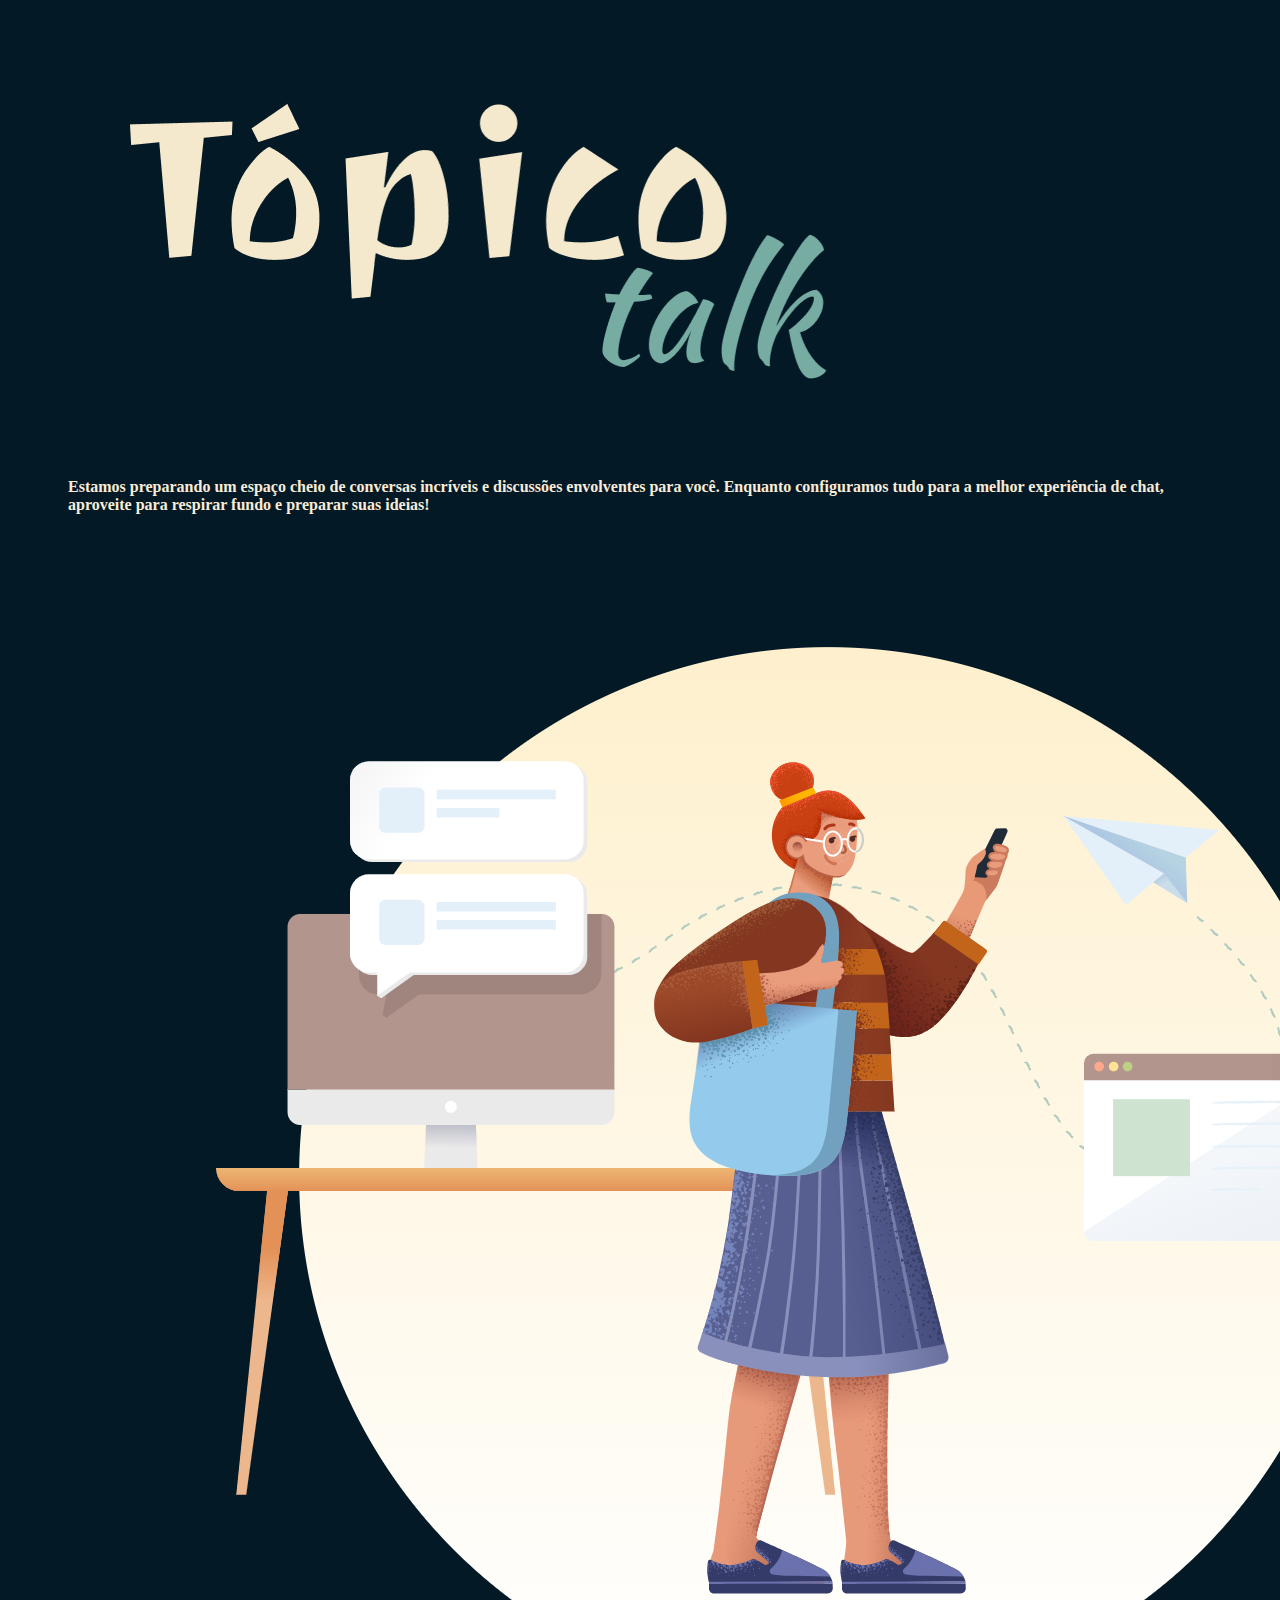
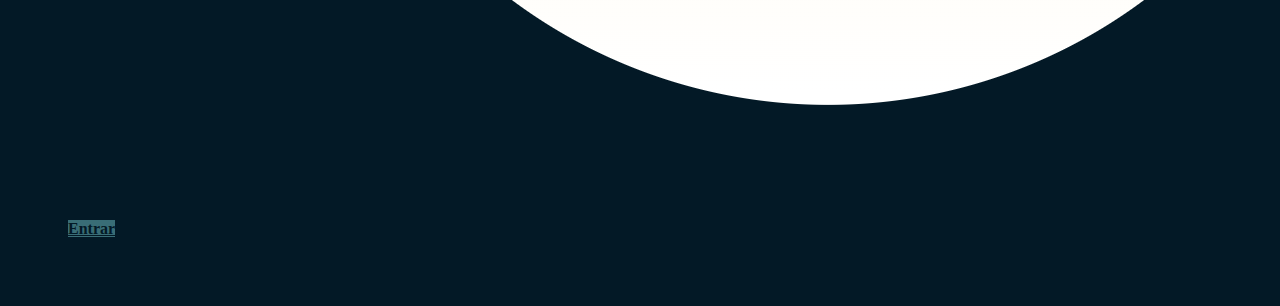
<file: index.html>
<!DOCTYPE html>
<html lang="pt-br">
  <head>
    <meta charset="UTF-8" />
    <meta name="viewport" content="width=device-width, initial-scale=1.0" />
    <title>Tópico Talk</title>
    <link
      href="https://cdn.jsdelivr.net/npm/bootstrap@5.0.2/dist/css/bootstrap.min.css"
      rel="stylesheet"
      integrity="sha384-EVSTQN3/azprG1Anm3QDgpJLIm9Nao0Yz1ztcQTwFspd3yD65VohhpuuCOmLASjC"
      crossorigin="anonymous"
    />
    <link rel="stylesheet" href="css/style.css" />
  </head>

  <body id="carregamento">
    <div class="container">
      <div class="row">
        <div class="col-lg-6 col-sm-12">
          <img
            src="imagens/logo.png"
            class="img-fluid"
            style="margin-bottom: 40px"
          />
          <h4>
            Estamos preparando um espaço cheio de conversas incríveis e
            discussões envolventes para você. Enquanto configuramos tudo para a
            melhor experiência de chat, aproveite para respirar fundo e preparar
            suas ideias!
          </h4>
        </div>

        <div class="col-lg-6 col-sm-12">
          <img src="imagens/sapiens.png" class="img-fluid" id="sapiens" />
        </div>
      </div>
      <div class="d-grid gap-2">
        <a href="nick.html" class="btn btn-entrada">Entrar</a>
      </div>
    </div>

    <script
      src="https://cdn.jsdelivr.net/npm/bootstrap@5.0.2/dist/js/bootstrap.bundle.min.js"
      integrity="sha384-MrcW6ZMFYlzcLA8Nl+NtUVF0sA7MsXsP1UyJoMp4YLEuNSfAP+JcXn/tWtIaxVXM"
      crossorigin="anonymous"
    ></script>
  </body>
</html>
</file>
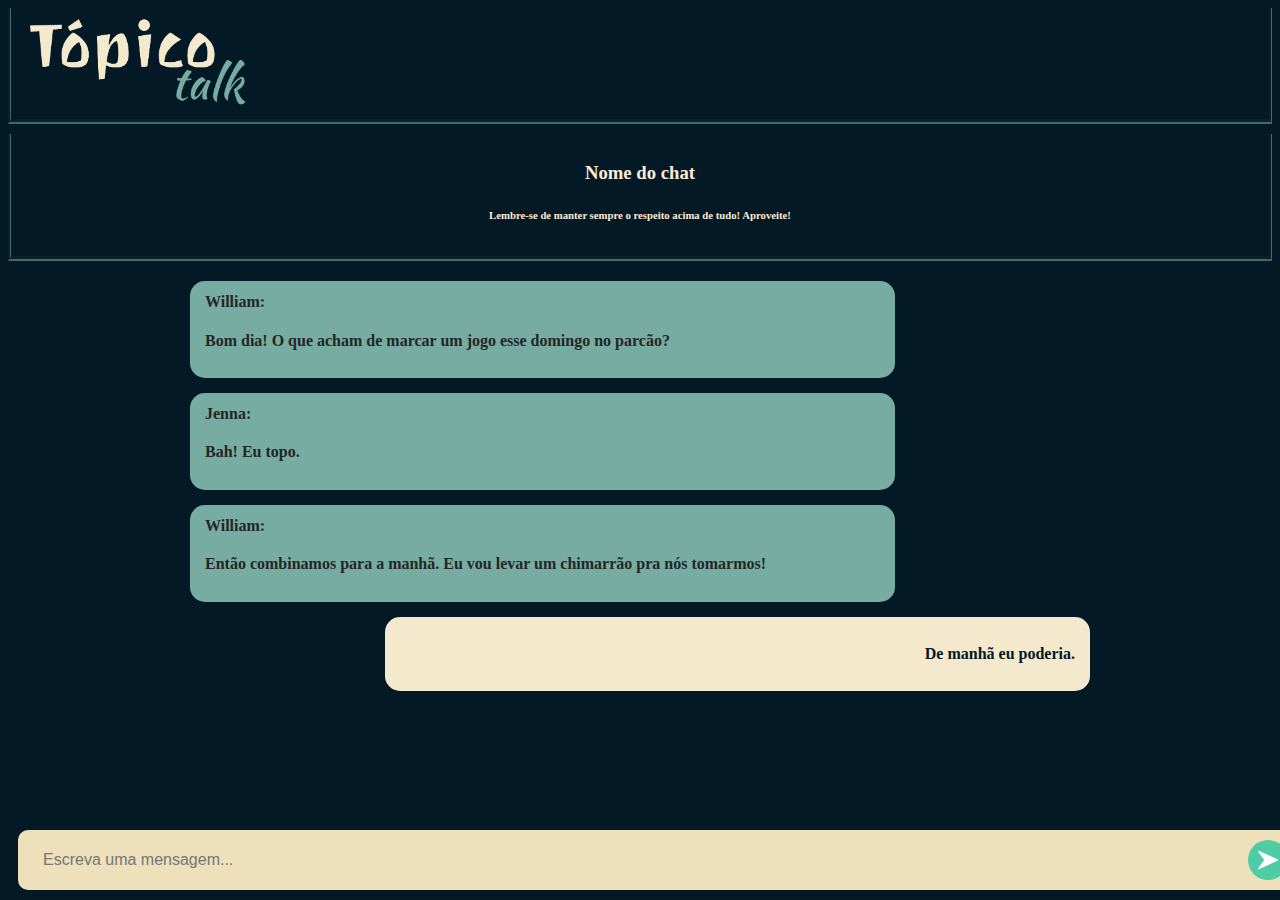
<file: chat.html>
<!DOCTYPE html>
<html lang="pt-br">
  <head>
    <meta charset="UTF-8" />
    <meta name="viewport" content="width=device-width, initial-scale=1.0" />
    <title>Tópico Talk - Vôlei</title>
    <link
      href="https://cdn.jsdelivr.net/npm/bootstrap@5.0.2/dist/css/bootstrap.min.css"
      rel="stylesheet"
      integrity="sha384-EVSTQN3/azprG1Anm3QDgpJLIm9Nao0Yz1ztcQTwFspd3yD65VohhpuuCOmLASjC"
      crossorigin="anonymous"
    />
    <link rel="stylesheet" href="css/style.css" />
  </head>

  <body id="nick">
    <nav class="navbar borda-header">
      <div class="container">
        <a class="navbar-brand" href="salas.html">
          <img src="imagens/logo.png" width="20%" />
        </a>
      </div>
    </nav>

    <header>
      <div class="row row-margin">
        <div class="col-12 anuncio">
          <h3>Nome do chat</h3>
          <h6>
            Lembre-se de manter sempre o respeito acima de tudo! Aproveite!
          </h6>
        </div>
      </div>
    </header>

    <main class="chat-container">
      <div class="chat-bubble chat-bubble-left">
        <strong>William:</strong>
        <p>Bom dia! O que acham de marcar um jogo esse domingo no parcão?</p>
      </div>
      <div class="chat-bubble chat-bubble-left">
        <strong>Jenna:</strong>
        <p>Bah! Eu topo.</p>
      </div>
      <div class="chat-bubble chat-bubble-left">
        <strong>William:</strong>
        <p>
          Então combinamos para a manhã. Eu vou levar um chimarrão pra nós
          tomarmos!
        </p>
      </div>
      <div class="chat-bubble chat-bubble-right">
        <p>De manhã eu poderia.</p>
      </div>
    </main>

    <footer class="chat-footer">
      <div class="input-group">
        <input
          type="text"
          class="form-control"
          placeholder="Escreva uma mensagem..."
        />
        <button class="btn btn-send" type="button">
          <img src="imagens/seta-direita.png" alt="Enviar" />
        </button>
      </div>
    </footer>

    <script
      src="https://cdn.jsdelivr.net/npm/bootstrap@5.0.2/dist/js/bootstrap.bundle.min.js"
      integrity="sha384-MrcW6ZMFYlzcLA8Nl+NtUVF0sA7MsXsP1UyJoMp4YLEuNSfAP+JcXn/tWtIaxVXM"
      crossorigin="anonymous"
    ></script>
  </body>
</html>
</file>
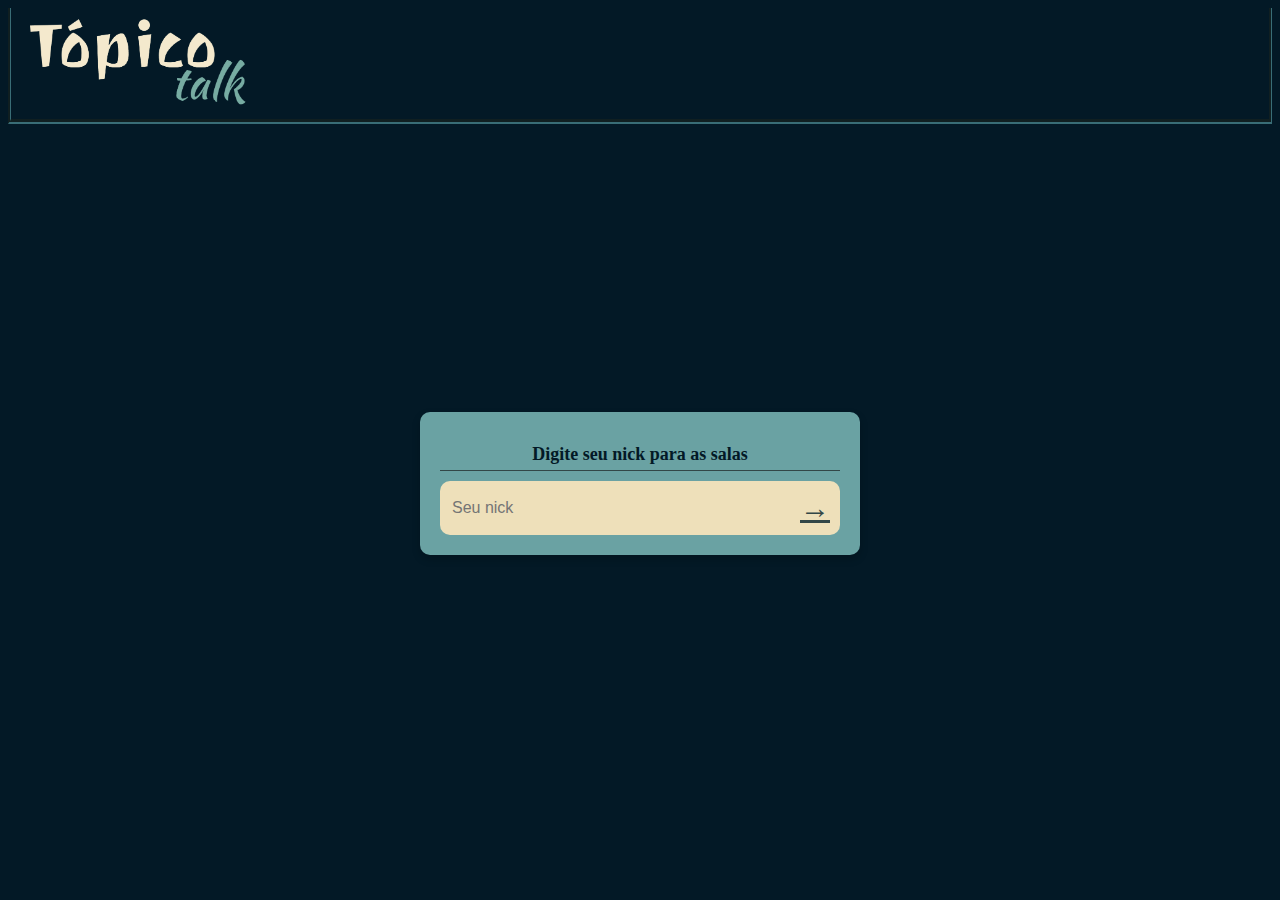
<file: nick.html>
<!DOCTYPE html>
<html lang="pt-br">
  <head>
    <meta charset="UTF-8" />
    <meta name="viewport" content="width=device-width, initial-scale=1.0" />
    <title>Tópico Talk</title>
    <link
      href="https://cdn.jsdelivr.net/npm/bootstrap@5.0.2/dist/css/bootstrap.min.css"
      rel="stylesheet"
      integrity="sha384-EVSTQN3/azprG1Anm3QDgpJLIm9Nao0Yz1ztcQTwFspd3yD65VohhpuuCOmLASjC"
      crossorigin="anonymous"
    />
    <link rel="stylesheet" href="css/style.css" />
  </head>

  <body id="nick">
    <nav class="navbar borda-header">
      <div class="container">
        <a class="navbar-brand" href="index.html">
          <img src="imagens/logo.png" width="20%" />
        </a>
      </div>
    </nav>

    <div id="bordas-nick">
      <div class="container-nick">
        <h1>Digite seu nick para as salas</h1>
        <div class="input-group">
          <input type="text" placeholder="Seu nick" />
          <a href="salas.html" type="submit">&#8594;</a>
        </div>
      </div>
    </div>

    <script
      src="https://cdn.jsdelivr.net/npm/bootstrap@5.0.2/dist/js/bootstrap.bundle.min.js"
      integrity="sha384-MrcW6ZMFYlzcLA8Nl+NtUVF0sA7MsXsP1UyJoMp4YLEuNSfAP+JcXn/tWtIaxVXM"
      crossorigin="anonymous"
    ></script>
  </body>
</html>
</file>
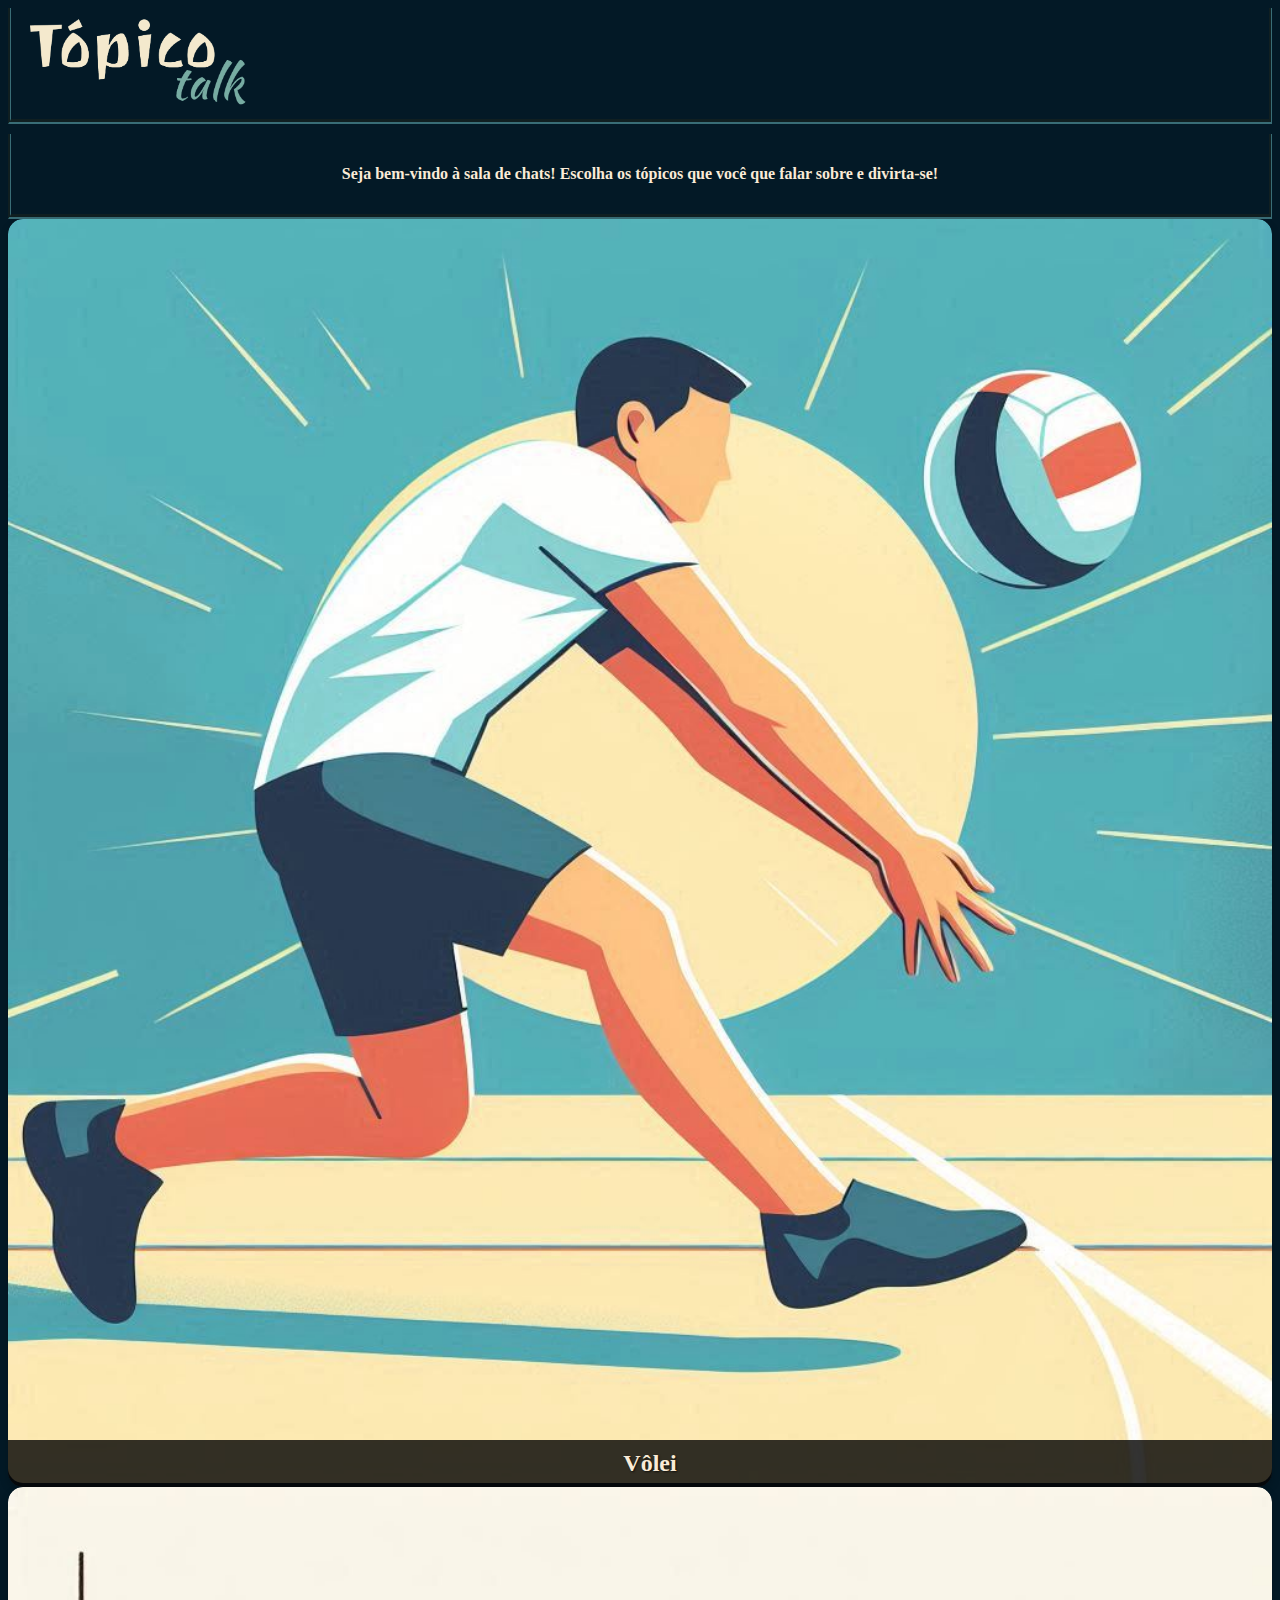
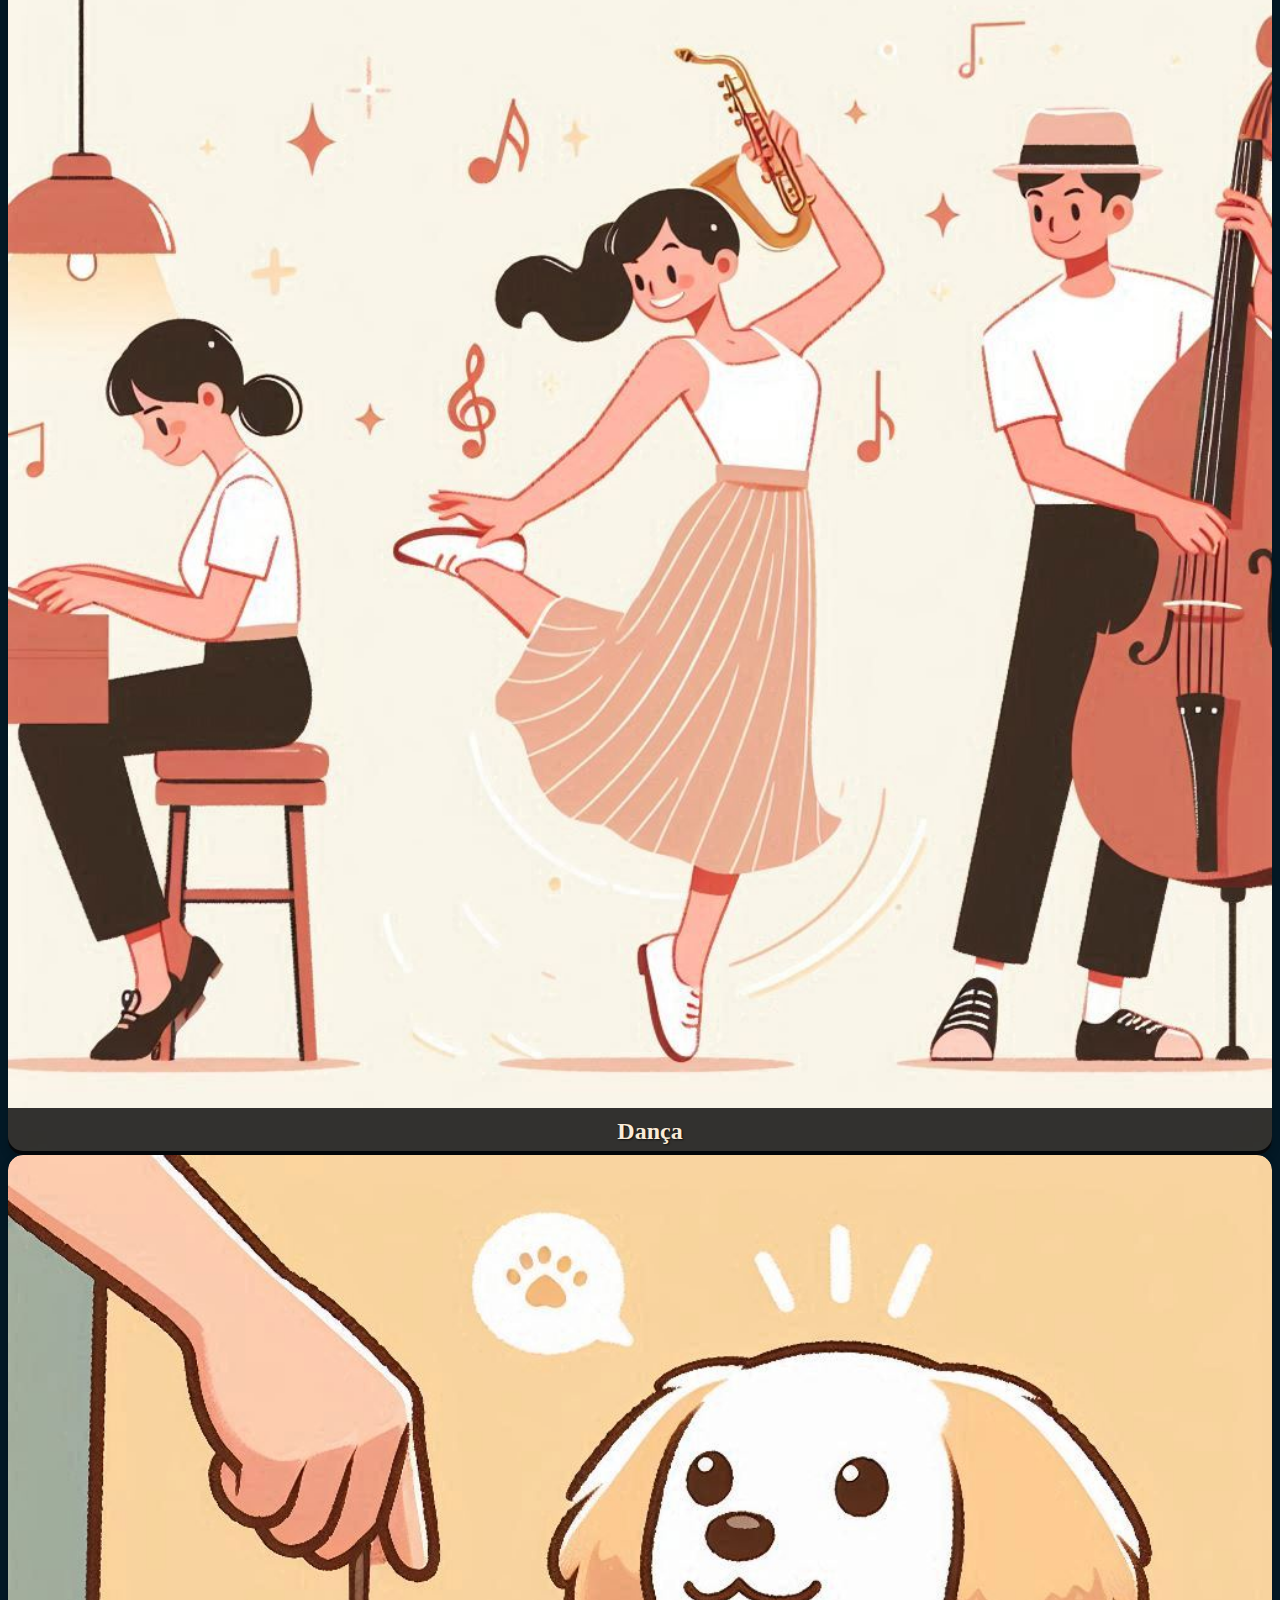
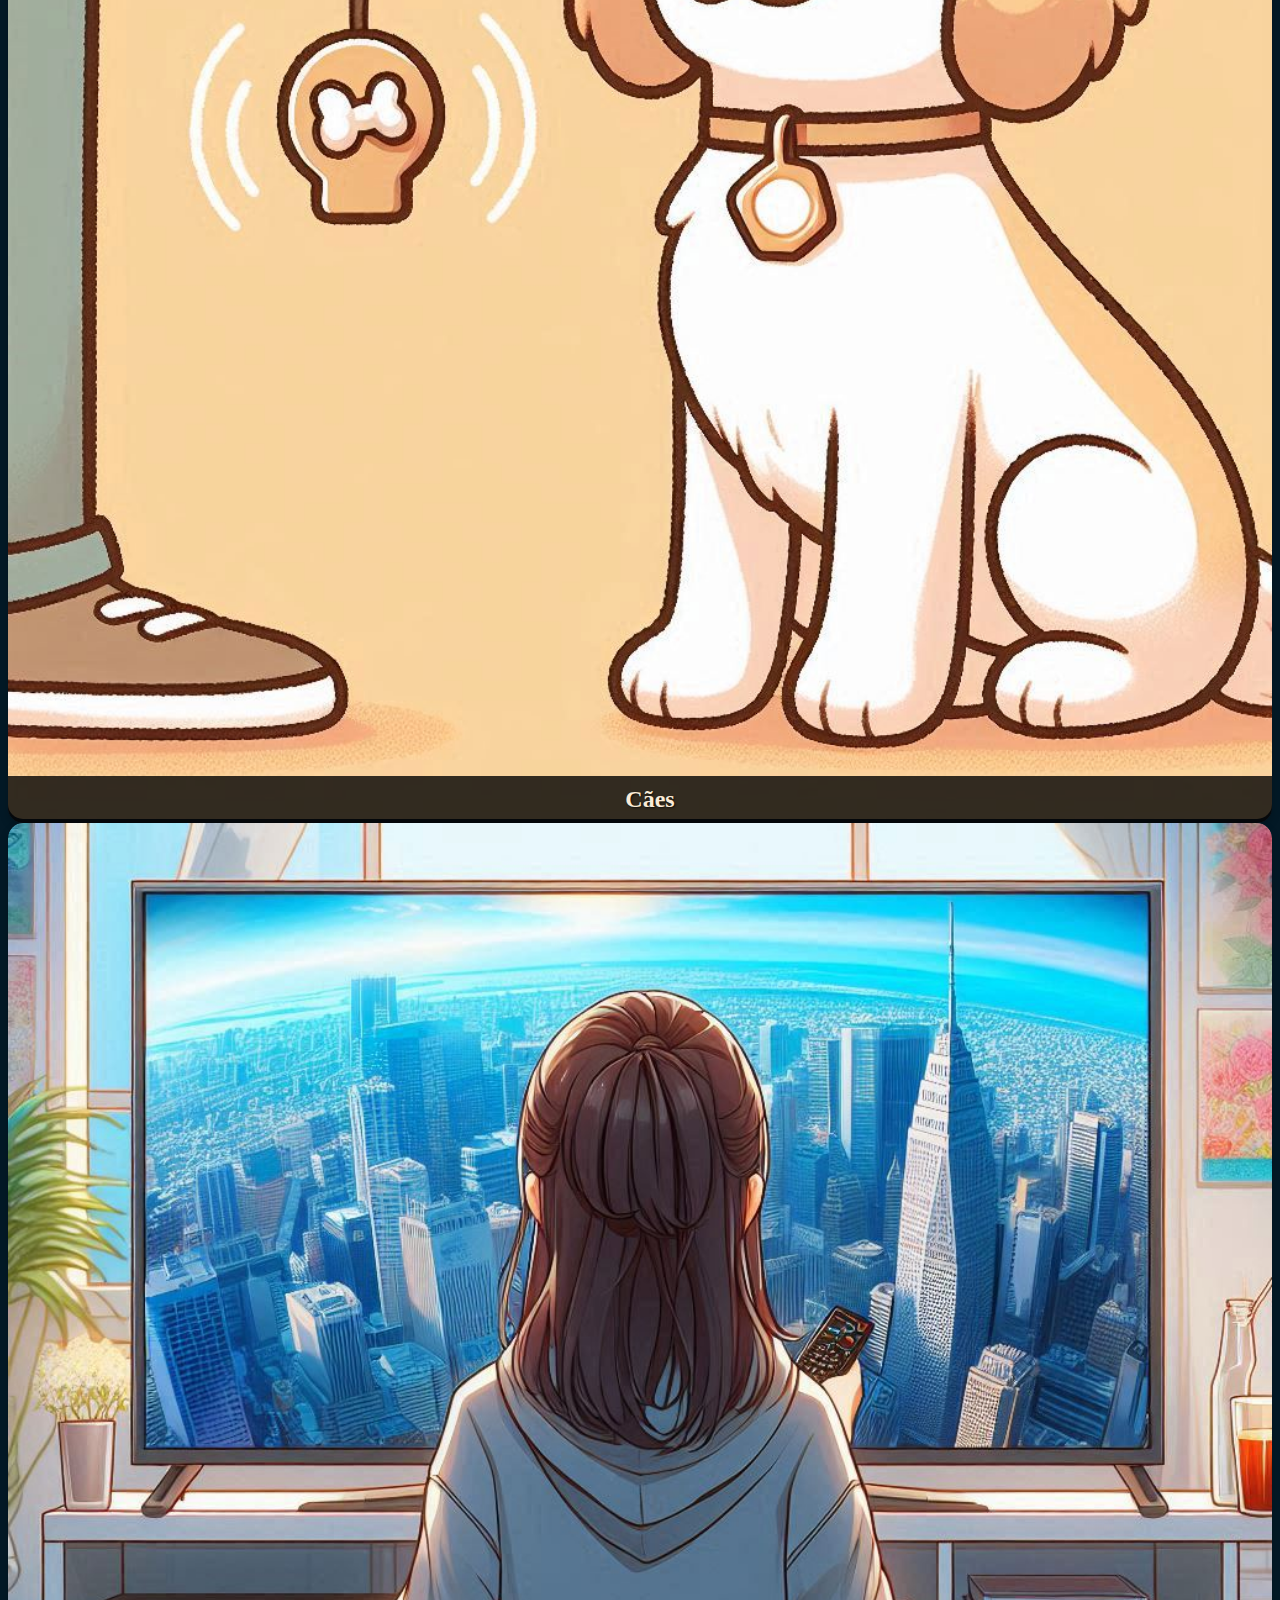
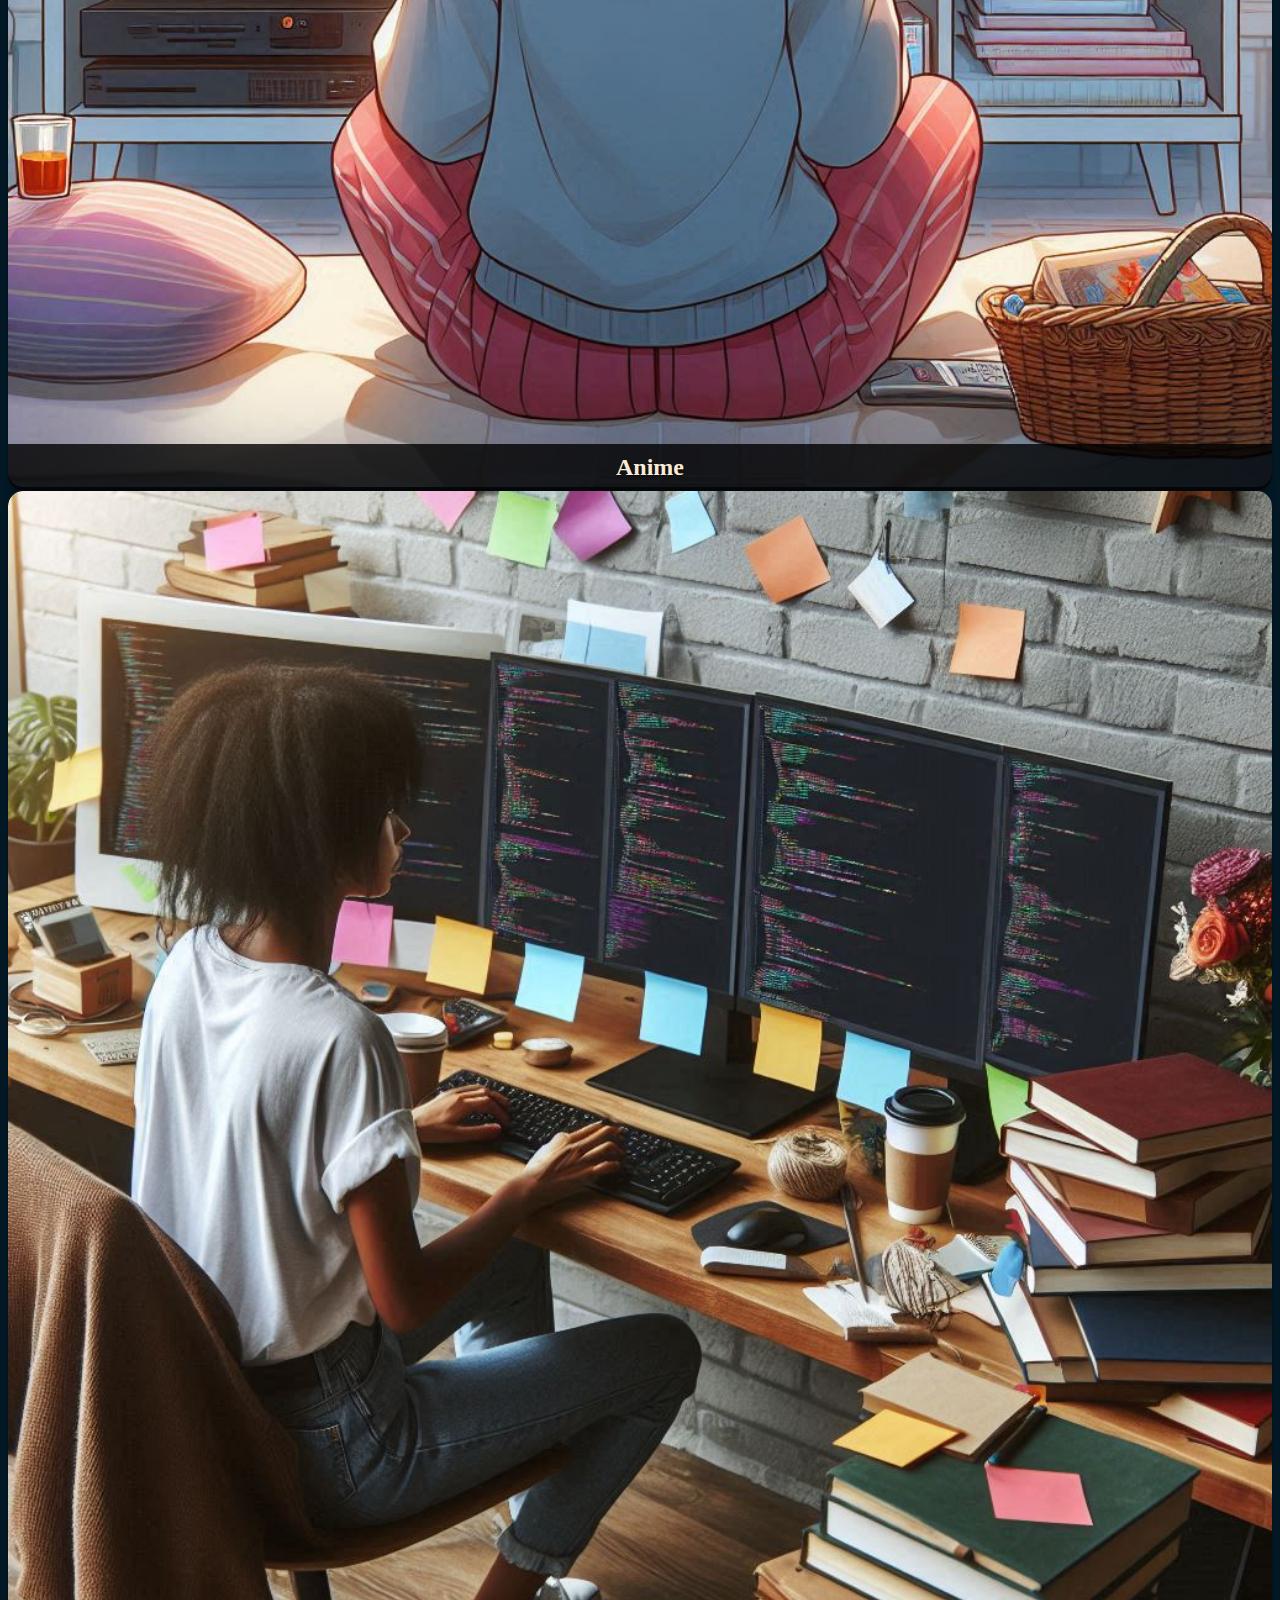
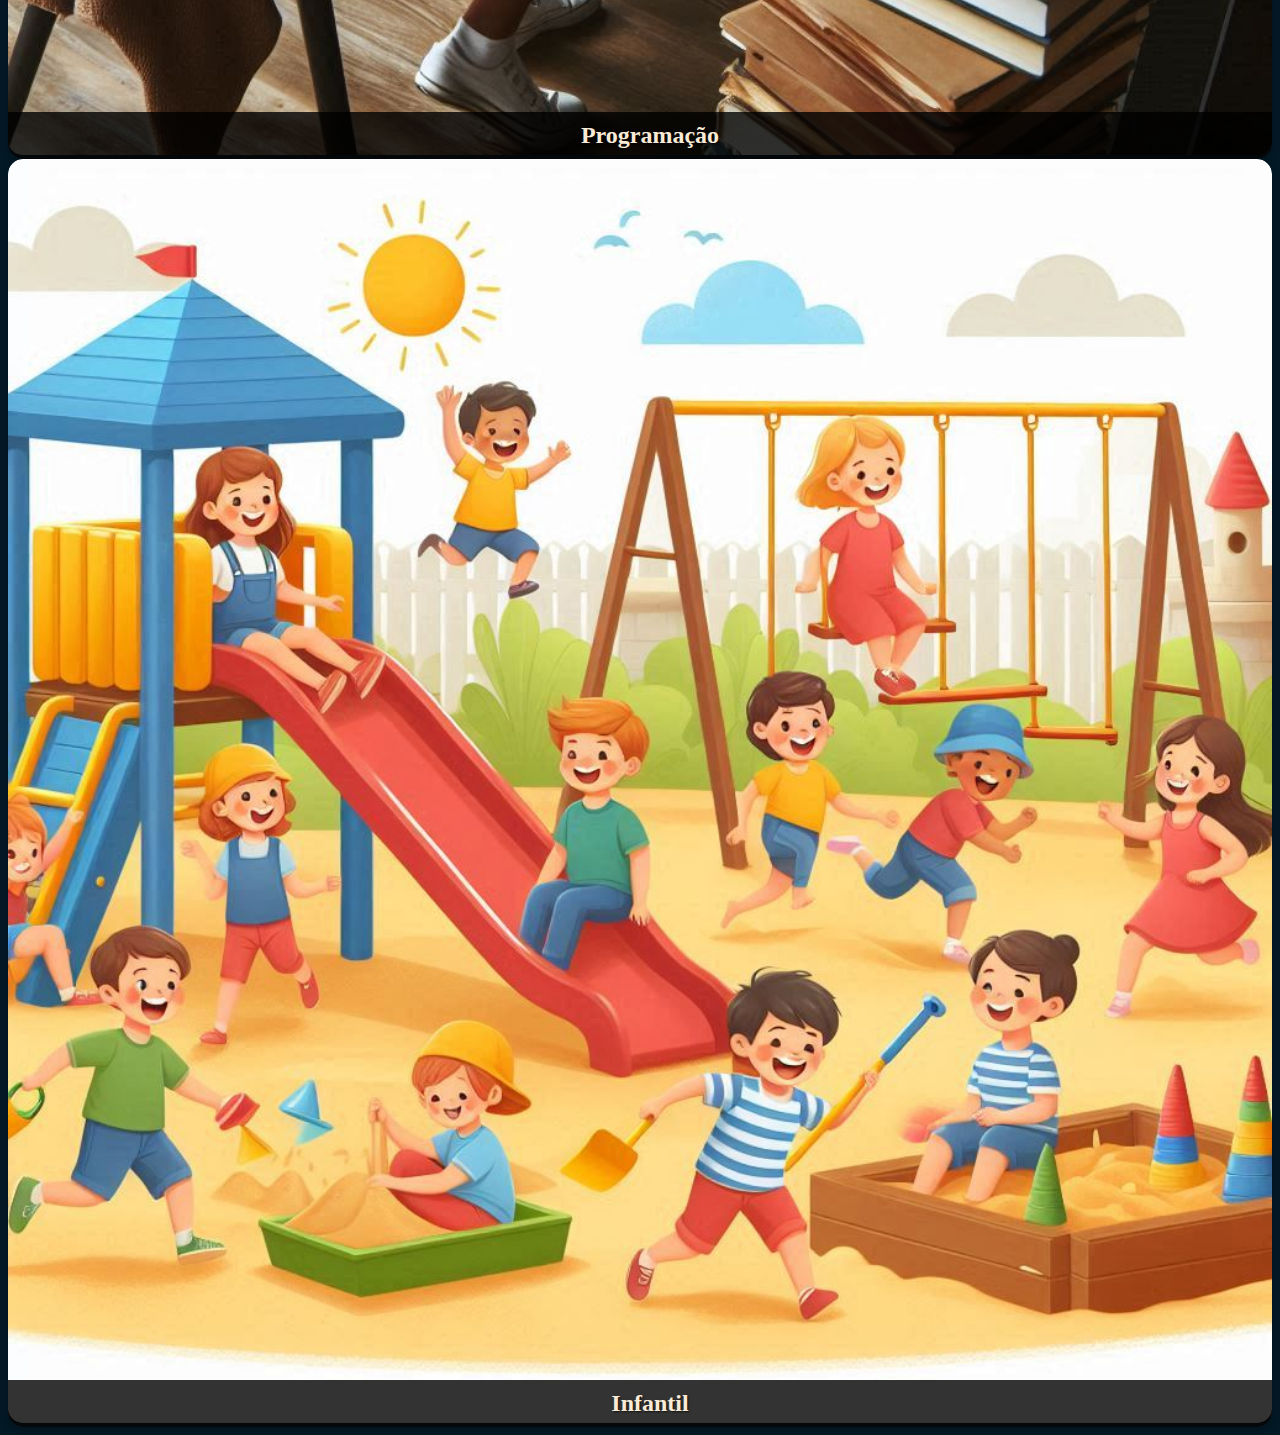
<file: salas.html>
<!DOCTYPE html>
<html lang="pt-br">
  <head>
    <meta charset="UTF-8" />
    <meta name="viewport" content="width=device-width, initial-scale=1.0" />
    <title>Tópico Talk</title>
    <link
      href="https://cdn.jsdelivr.net/npm/bootstrap@5.0.2/dist/css/bootstrap.min.css"
      rel="stylesheet"
      integrity="sha384-EVSTQN3/azprG1Anm3QDgpJLIm9Nao0Yz1ztcQTwFspd3yD65VohhpuuCOmLASjC"
      crossorigin="anonymous"
    />
    <link rel="stylesheet" href="css/style.css" />
  </head>

  <body id="nick">
    <nav class="navbar borda-header">
      <div class="container">
        <a class="navbar-brand" href="index.html">
          <img src="imagens/logo.png" width="20%" />
        </a>
      </div>
    </nav>

    <main>
      <div class="row row-margin">
        <div class="col-12 anuncio">
          <h4>
            Seja bem-vindo à sala de chats! Escolha os tópicos que você que
            falar sobre e divirta-se!
          </h4>
        </div>
      </div>

      <div class="container">
        <div class="row">
          <div class="col-lg-4 col-md-6 col-sm-12 mb-4">
            <a href="chat.html">
              <div class="custom-card">
                <img src="imagens/volei.jpg" class="card-img" />
                <div class="card-overlay">
                  <h5 class="card-title">Vôlei</h5>
                </div>
              </div>
            </a>
          </div>
          <div class="col-lg-4 col-md-6 col-sm-12 mb-4">
            <a href="chat.html">
              <div class="custom-card">
                <img src="imagens/danca.jpg" class="card-img" />
                <div class="card-overlay">
                  <h5 class="card-title">Dança</h5>
                </div>
              </div>
            </a>
          </div>
          <div class="col-lg-4 col-md-6 col-sm-12 mb-4">
            <a href="chat.html">
              <div class="custom-card">
                <img src="imagens/caes.jpg" class="card-img" />
                <div class="card-overlay">
                  <h5 class="card-title">Cães</h5>
                </div>
              </div>
            </a>
          </div>
          <div class="col-lg-4 col-md-6 col-sm-12 mb-4">
            <a href="chat.html">
              <div class="custom-card">
                <img src="imagens/anime.jpg" class="card-img" />
                <div class="card-overlay">
                  <h5 class="card-title">Anime</h5>
                </div>
              </div>
            </a>
          </div>
          <div class="col-lg-4 col-md-6 col-sm-12 mb-4">
            <a href="chat.html">
              <div class="custom-card">
                <img src="imagens/prog.jpg" class="card-img" />
                <div class="card-overlay">
                  <h5 class="card-title">Programação</h5>
                </div>
              </div>
            </a>
          </div>
          <div class="col-lg-4 col-md-6 col-sm-12 mb-4">
            <a href="chat.html">
              <div class="custom-card">
                <img src="imagens/infantil.jpg" class="card-img" />
                <div class="card-overlay">
                  <h5 class="card-title">Infantil</h5>
                </div>
              </div>
            </a>
          </div>
        </div>
      </div>
    </main>

    <script
      src="https://cdn.jsdelivr.net/npm/bootstrap@5.0.2/dist/js/bootstrap.bundle.min.js"
      integrity="sha384-MrcW6ZMFYlzcLA8Nl+NtUVF0sA7MsXsP1UyJoMp4YLEuNSfAP+JcXn/tWtIaxVXM"
      crossorigin="anonymous"
    ></script>
  </body>
</html>
</file>
<file: css/style.css>
#carregamento {
  padding: 60px;
  background-color: #031926;
  color: antiquewhite;
}

#nick {
  background-color: #031926;
  color: antiquewhite;
}

#sapiens {
  margin-left: 40px;
}

.btn-entrada {
  color: #031926;
  background-color: #396d76;
  font-weight: 700;
}

.btn-entrada:hover {
  transform: scale(1.05);
  box-shadow: 0 6px 12px rgba(0, 0, 0, 0.3);
  color: antiquewhite;
}

.borda-header {
  border-bottom: 5px;
  border-style: groove;
  border-color: #396d76;
  border-top: 0px;
}

#bordas-nick {
  display: flex;
  justify-content: center;
  align-items: center;
  height: 80vh;
  margin: 0;
}

.container-nick {
  background-color: #6aa2a3;
  border-radius: 10px;
  padding: 20px;
  text-align: center;
  box-shadow: 0 4px 8px rgba(0, 0, 0, 0.2);
  width: 400px;
}

.container-nick h1 {
  font-size: 18px;
  color: #031926;
  margin-bottom: 10px;
  border-bottom: 1px solid #324747;
  padding-bottom: 5px;
}

.input-group {
  display: flex;
  align-items: center;
  justify-content: space-between;
  background-color: #eee0ba;
  border-radius: 10px;
  padding: 10px;
  margin-top: 10px;
}

.input-group input {
  border: none;
  background-color: transparent;
  outline: none;
  flex-grow: 1;
  font-size: 16px;
  color: #324747;
}

.input-group a {
  background-color: transparent;
  border: none;
  cursor: pointer;
  font-size: 30px;
  color: #324747;
}

.anuncio {
  margin-top: 10px;
  text-align: center;
  padding: 10px;
  border-bottom: 5px;
  border-style: groove;
  border-color: #396d76;
  border-top: 0px;
}

.row-margin {
  margin: 0px;
}

.custom-card {
  position: relative;
  border-radius: 15px;
  overflow: hidden;
  box-shadow: 0 4px 8px rgba(0, 0, 0, 0.2);
  background-color: #1b2a38;
}

.custom-card img {
  width: 100%;
  height: 50%;
  object-fit: cover;
  border-radius: 15px;
}

.card-overlay {
  position: absolute;
  bottom: 0;
  width: 100%;
  background-color: rgba(0, 0, 0, 0.8);
  padding: 10px;
  text-align: center;
}

.card-title {
  margin: 0;
  font-size: 1.5rem;
  color: #faebd7;
  text-shadow: 1px 1px 2px rgba(0, 0, 0, 0.7);
}

.custom-card:hover {
  transform: scale(1.05);
  box-shadow: 0 8px 16px rgba(0, 0, 0, 0.3);
}

.custom-card:hover img {
  transform: scale(1.1);
}

.custom-card:hover .card-overlay {
  background-color: rgba(0, 0, 0, 0.7);
}

.chat-title {
  font-family: "Franklin Gothic Medium", "Arial Narrow", Arial, sans-serif;
  font-size: xx-large;
}

.chat-container {
  padding: 20px;
  max-width: 900px;
  margin: 0 auto;
}

.chat-bubble {
  padding: 10px 15px;
  border-radius: 15px;
  margin-bottom: 15px;
  max-width: 75%;
  line-height: 1.4;
  font-weight: 600;
}

.chat-bubble-left {
  background-color: #77aca2;
  color: #262626;
  text-align: left;
  margin-right: auto;
}

.chat-bubble-right {
  background-color: #f4e9cd;
  color: #031926;
  text-align: right;
  margin-left: auto;
}

.chat-footer {
  position: fixed;
  bottom: 0;
  width: 100%;
  padding: 10px;
}

.input-group {
  display: flex;
  align-items: center;
  padding: 10px;
}

.form-control {
  background-color: antiquewhite;
  border: none;
  border-radius: 20px;
  padding: 10px 15px;
  margin-right: 10px;
  width: 100%;
}

.btn-send {
  background-color: #4ecca3;
  border: none;
  border-radius: 50%;
  padding: 10px;
  display: flex;
  align-items: center;
  justify-content: center;
}

.btn-send img {
  width: 20px;
  height: 20px;
}

@media (max-width: 768px) {
  .chat-container {
    padding: 10px;
  }

  .chat-title {
    font-size: 1.5rem;
  }
}
</file>
